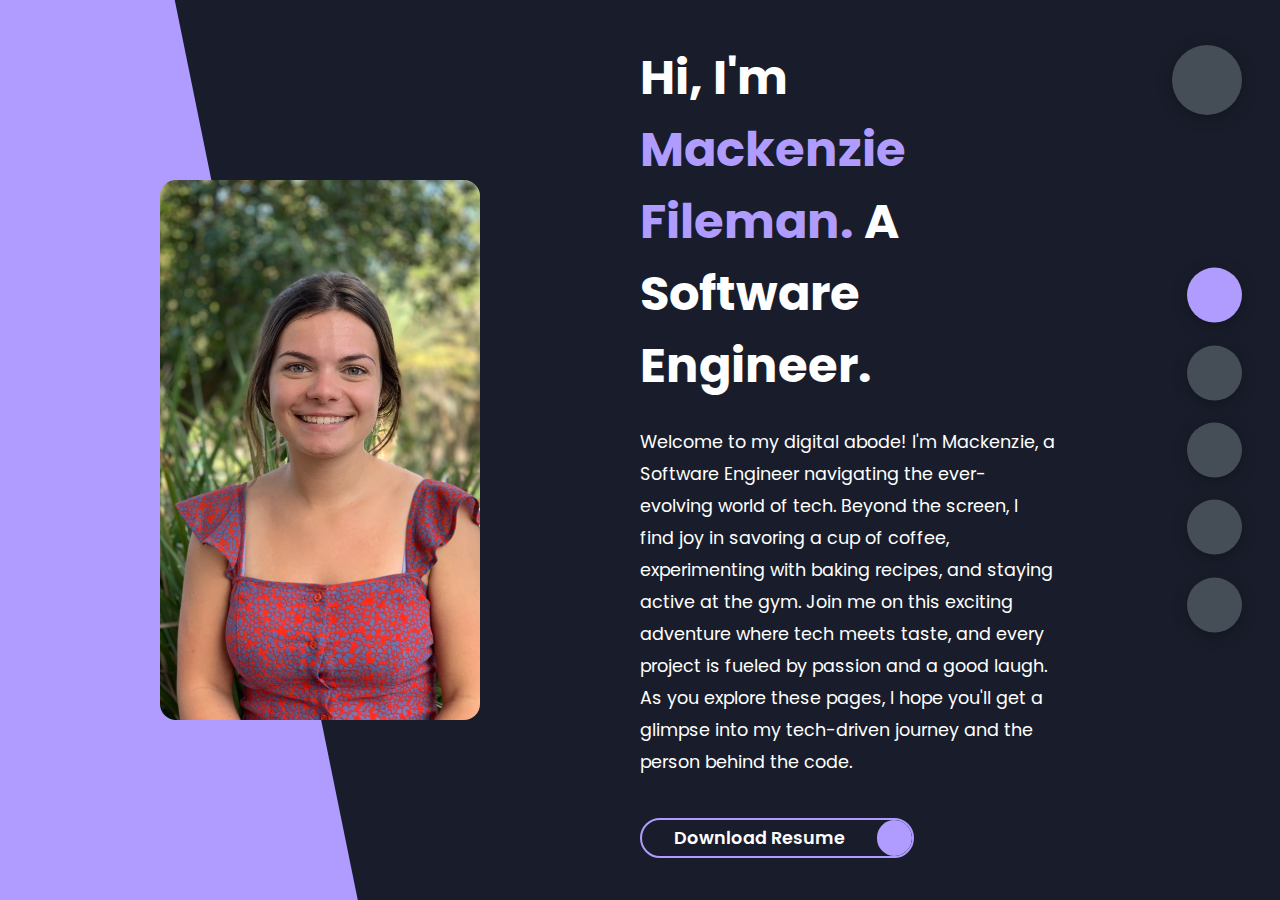
<file: website/index.html>
<!DOCTYPE html>
<html lang="en">
<head>
    <meta charset="UTF-8">
    <meta name="viewport" content="width=device-width, initial-scale=1.0">
    <title>Portfolio</title>
    <link rel="stylesheet" href="styles/styles.css">
    <link rel="preconnect" href="https://fonts.googleapis.com">
<link rel="preconnect" href="https://fonts.gstatic.com" crossorigin>
<link href="https://fonts.googleapis.com/css2?family=Poppins:wght@400;500;600;700;800&display=swap" rel="stylesheet">
<link rel="stylesheet" href="https://cdnjs.cloudflare.com/ajax/libs/font-awesome/6.5.1/css/all.min.css" integrity="sha512-DTOQO9RWCH3ppGqcWaEA1BIZOC6xxalwEsw9c2QQeAIftl+Vegovlnee1c9QX4TctnWMn13TZye+giMm8e2LwA==" crossorigin="anonymous" referrerpolicy="no-referrer" />
</head>
<body class="main-content">
    <header class="section sec1 header active" id="home">
        <div class="header-content">
            <div class="left-header">
                <div class="header-shape"></div>
                <div class="image">
                    <img src="images/headshot.jpeg" alt="">
                </div>
            </div>
            <div class="right-header">
                <h1 class="name">
                    Hi, I'm <span>Mackenzie Fileman.</span>
                    A Software Engineer.
                </h1>
                <p>
                    Welcome to my digital abode! I'm Mackenzie, a Software 
                    Engineer navigating the ever-evolving world of tech. Beyond 
                    the screen, I find joy in savoring a cup of coffee, experimenting 
                    with baking recipes, and staying active at the gym. Join me on 
                    this exciting adventure where tech meets taste, and every project 
                    is fueled by passion and a good laugh. As you explore these 
                    pages, I hope you'll get a glimpse into my tech-driven journey 
                    and the person behind the code.
                </p>
                <div class="btn-container">
                    <a href="https://github.com/mfilemanCS/PersonalWebsite/raw/main/website/Mackenzie%20Fileman%20Resume.pdf" download="MackenzieFilemanResume.pdf" class="main-btn">
                        <span class="btn-text">Download Resume</span>
                        <span class="btn-icon"><i class="fa-solid fa-arrow-down"></i></span>
                    </a>
                </div>
            </div>
        </div>
    </header>
    <main>
        <section class="section sec2 about" id="about">
            <div class="main-title">
                <h2>About <span>me</span><span class="bg-text">my stats</span></h2>
            </div>
            <div class="about-container">
                <div class="left-about">
                    <h4>Information About Me</h4>
                    <p>
                        Hey there, welcome to the behind-the-scenes of my tech journey! Here, 
                        I'm peeling back the curtain on my adventures in software engineering. 
                        From tackling tech challenges to diving into exciting projects, this page 
                        is where the story truly starts. Join me as I share my experiences, skills, 
                        and a touch of what fuels my passion for technology.
                    </p>
                    <div class="btn-container">
                        <a href="https://github.com/mfilemanCS/PersonalWebsite/raw/main/website/Mackenzie%20Fileman%20Resume.pdf" download="MackenzieFilemanResume.pdf" class="main-btn">
                            <span class="btn-text">Download Resume</span>
                            <span class="btn-icon"><i class="fa-solid fa-arrow-down"></i></span>
                        </a>
                    </div>
                </div>
                <div class="right-about">
                    <div class="about-item">
                        <div class="abt-text">
                            <p class="large-text">10+</p>
                            <p class="small-text">Project <br> Completed</p>
                        </div>
                    </div>
                    <div class="about-item">
                        <div class="abt-text">
                            <p class="large-text">8</p>
                            <p class="small-text">Experienced <br> Coding Languages</p>
                        </div>
                    </div>
                    <div class="about-item">
                        <div class="abt-text">
                            <p class="large-text">2</p>
                            <p class="small-text">Internships <br> Completed</p>
                        </div>
                    </div>
                    <div class="about-item">
                        <div class="abt-text">
                            <p class="large-text">3.71</p>
                            <p class="small-text">GPA <br> Achiever</p>
                        </div>
                    </div>
                </div>
            </div>
            <h4 class="stat-title">My Timeline</h4>
            <div class="timeline">
                <div class="timeline-item">
                    <div class="timeline-icon">
                        <i class="fa-solid fa-briefcase"></i>
                    </div>
                    <p class="timeline-duration">June 2023 - August 2023</p>
                    <h5>Software Engineer Intern <span> - LegalZoom</span></h5>
                    <p>
                        As a software engineering intern with LegalZoom, I had the opportunity to 
                        contribute to the Process & Validation team, where I created a user 
                        interface for the management of robotic process automation (RPA). Engaging 
                        in frequent team meetings, I played a pivotal role in discussions surrounding 
                        LegalZoom's <strong>REST API management</strong> and the implementation of 
                        best design practices. During this transformative experience, I built a 
                        powerful internal tool using <strong>Retool and JavaScript</strong>, 
                        allowing employees to efficiently manage RPA triggers.
                        <br> My responsibilities extended to compiling and rigorously testing API 
                        calls using <strong>Swagger and Postman</strong>, ensuring seamless 
                        integration. To facilitate knowledge transfer and adoption within the team, 
                        I meticulously documented the tool's functionality, architecture, and usage 
                        instructions. This end-to-end project engagement—from planning and 
                        implementation to deployment—provided me with invaluable insights into the 
                        comprehensive lifecycle of software engineering projects.
                    </p>
                </div>
                <div class="timeline-item">
                    <div class="timeline-icon">
                        <i class="fa-solid fa-briefcase"></i>
                    </div>
                    <p class="timeline-duration">June 2022 - August 2022</p>
                    <h5>Software Engineer Intern <span> - BNY Mellon</span></h5>
                    <p>
                        As a software engineering intern at BNY Mellon on the Risk Technology team, 
                        I played a pivotal role in creating technology to assess the risk of 
                        hypothetical investments. Employing Agile methodologies, I focused on 
                        developing a robust data service using <strong>Java Spring Boot</strong>.
                        This service seamlessly connected the backend to the frontend, delivering 
                        aggregate trade data from the <strong>Hadoop Distributed File System</strong>. <br>
                        In ensuring optimal integration, I verified UI endpoints using <strong>SQL, 
                        Java 17, and Swagger</strong>, achieving a commendable <strong>97%</strong>
                        coverage through meticulous unit testing using <strong>JUnit</strong>. This 
                        hands-on experience in middleware not only honed my Java skills but also 
                        provided valuable insights into the entire tech stack, encompassing 
                        <strong>Python</strong> in the backend and <strong>AngularJS</strong> in 
                        the frontend.
                    </p>
                </div>
                <div class="timeline-item">
                    <div class="timeline-icon">
                        <i class="fa-solid fa-briefcase"></i>
                    </div>
                    <p class="timeline-duration">January 2021 - December 2021</p>
                    <h5>Teaching Assistant <span> - University of Florida</span></h5>
                    <p>
                        As a dedicated Teaching Assistant at the University of Florida, I played a 
                        crucial role in guiding students through the intricacies of Programming 
                        Fundamentals 2 for multiple semesters. This expansive class, accommodating 
                        over <strong>500 students</strong> each semester, centered on the teachings 
                        of <strong>C++</strong>, exploring fundamental concepts like pointers, memory 
                        allocation, and basic data structures. <br>
                        My role involved a diverse set of responsibilities. This included conducting
                        regular office hours to assist enrolled students with concepts, labs, 
                        projects, or exams. I also led personalized lab sections for two groups, 
                        each with <strong>20+ students</strong>, creating an interactive environment 
                        to explore class concepts and address questions. Furthermore, I took charge 
                        of grading assignments for all students in my lab sections, ensuring a 
                        comprehensive and constructive learning experience.
                    </p>
                </div>
                <div class="timeline-item">
                    <div class="timeline-icon">
                        <i class="fa-solid fa-briefcase"></i>
                    </div>
                    <p class="timeline-duration">August 2019 - December 2023</p>
                    <h5>Computer Science Degree <span> - University of Florida</span></h5>
                    <p>
                        During my time at the University of Florida, I pursued a <strong>Bachelor of Science
                         degree in Computer Science</strong>, delving into the intricacies of the digital 
                         landscape. Additionally, I broadened my skill set with a minor in 
                         Digital Arts & Sciences, exploring the intersection of technology and 
                         creativity. Complementing my studies, I earned a certificate in AI 
                         Fundamentals & Applications, delving into the cutting-edge realms of 
                         artificial intelligence. Graduating Cum Laude with a <strong>GPA of 3.71</strong>, I 
                         cultivated a strong foundation for my journey in the tech industry.
                    </p>
                </div>
            </div>
            <!-- i'm think to change this section to clubs and extracurriculars? -->
            <div class="about-stats">
                <h4 class="stat-title">My Skills</h4>
                <div class="progress-bars">
                    <div class="progress-bar">
                        <p class="progress-title">html5</p>
                        <div class="progress-container">
                            <p class="progress-text">50%</p>
                            <div class="progress">
                                <span class="html"></span>
                            </div>
                        </div>
                    </div>
                    <div class="progress-bar">
                        <p class="progress-title">c++</p>
                        <div class="progress-container">
                            <p class="progress-text">90%</p>
                            <div class="progress">
                                <span class="cplusplus"></span>
                            </div>
                        </div>
                    </div>
                    <div class="progress-bar">
                        <p class="progress-title">java</p>
                        <div class="progress-container">
                            <p class="progress-text">80%</p>
                            <div class="progress">
                                <span class="java"></span>
                            </div>
                        </div>
                    </div>
                    <div class="progress-bar">
                        <p class="progress-title">python</p>
                        <div class="progress-container">
                            <p class="progress-text">65%</p>
                            <div class="progress">
                                <span class="python"></span>
                            </div>
                        </div>
                    </div>
                </div>
            </div>
        </section>
        <section class="section sec3 " id="portfolio">
            <div class="main-title">
                <h2>My <span>Portfolio</span><span class="bg-text">my work</span></h2>
            </div>
            <p class="portfolio-text">
                Here's some of my work!
            </p>
            <div class="portfolios">
                <div class="portfolio-item">
                    <div class="image">
                        <img src="images/filler.jpeg" alt="">
                    </div>
                    <div class="hover-items">
                        <h3>Project Source</h3>
                        <div class="icons">
                            <a href="#" class="icon">
                                <i class="fa-brands fa-github"></i>
                            </a>
                            <a href="#" class="icon">
                                <i class="fa-brands fa-youtube"></i>
                            </a>
                        </div>
                    </div>
                </div>
                <div class="portfolio-item">
                    <div class="image">
                        <img src="images/filler.jpeg" alt="">
                    </div>
                    <div class="hover-items">
                        <h3>Project Source</h3>
                        <div class="icons">
                            <a href="#" class="icon">
                                <i class="fa-brands fa-github"></i>
                            </a>
                            <a href="#" class="icon">
                                <i class="fa-brands fa-youtube"></i>
                            </a>
                        </div>
                    </div>
                </div>
                <div class="portfolio-item">
                    <div class="image">
                        <img src="images/filler.jpeg" alt="">
                    </div>
                    <div class="hover-items">
                        <h3>Project Source</h3>
                        <div class="icons">
                            <a href="#" class="icon">
                                <i class="fa-brands fa-github"></i>
                            </a>
                            <a href="#" class="icon">
                                <i class="fa-brands fa-youtube"></i>
                            </a>
                        </div>
                    </div>
                </div>
                <div class="portfolio-item">
                    <div class="image">
                        <img src="images/filler.jpeg" alt="">
                    </div>
                    <div class="hover-items">
                        <h3>Project Source</h3>
                        <div class="icons">
                            <a href="#" class="icon">
                                <i class="fa-brands fa-github"></i>
                            </a>
                            <a href="#" class="icon">
                                <i class="fa-brands fa-youtube"></i>
                            </a>
                        </div>
                    </div>
                </div>
                <div class="portfolio-item">
                    <div class="image">
                        <img src="images/filler.jpeg" alt="">
                    </div>
                    <div class="hover-items">
                        <h3>Project Source</h3>
                        <div class="icons">
                            <a href="#" class="icon">
                                <i class="fa-brands fa-github"></i>
                            </a>
                            <a href="#" class="icon">
                                <i class="fa-brands fa-youtube"></i>
                            </a>
                        </div>
                    </div>
                </div>
                <div class="portfolio-item">
                    <div class="image">
                        <img src="images/filler.jpeg" alt="">
                    </div>
                    <div class="hover-items">
                        <h3>Project Source</h3>
                        <div class="icons">
                            <a href="#" class="icon">
                                <i class="fa-brands fa-github"></i>
                            </a>
                            <a href="#" class="icon">
                                <i class="fa-brands fa-youtube"></i>
                            </a>
                        </div>
                    </div>
                </div>
            </div>
        </section>
        <section class="section sec4 " id="blogs">
            <div class="main-title">
                <h2>My <span>Blogs</span><span class="bg-text">my blogs</span></h2>
            </div>
            <div class="blogs">
                <div class="blog">
                    <img src="images/filler.jpeg" alt="">
                    <div class="blog-text">
                        <h4>How to Create a Website</h4>
                        <p>
                            Lorem ipsum dolor sit amet, consectetuer adipiscing elit. 
                            Donec odio. Quisque volutpat mattis eros. Nullam malesuada 
                            erat ut turpis.
                        </p>
                    </div>
                </div>
                <div class="blog">
                    <img src="images/filler.jpeg" alt="">
                    <div class="blog-text">
                        <h4>How to Create a Website</h4>
                        <p>
                            Lorem ipsum dolor sit amet, consectetuer adipiscing elit. 
                            Donec odio. Quisque volutpat mattis eros. Nullam malesuada 
                            erat ut turpis.
                        </p>
                    </div>
                </div>
                <div class="blog">
                    <img src="images/filler.jpeg" alt="">
                    <div class="blog-text">
                        <h4>How to Create a Website</h4>
                        <p>
                            Lorem ipsum dolor sit amet, consectetuer adipiscing elit. 
                            Donec odio. Quisque volutpat mattis eros. Nullam malesuada 
                            erat ut turpis.
                        </p>
                    </div>
                </div>
            </div>
        </section>
        <section class="section sec5 contact" id="contact">
            <div class="contact-container">
                <div class="main-title">
                    <h2>Contact <span>Me</span><span class="bg-text">contact</span></h2>
                </div>
                <div class="contact-content-container">
                    <div class="left-contact">
                        <h4>Contact Me Here</h4>
                        <p>
                            Excited to connect! If you have job opportunities, questions about my 
                            experiences, or just want to chat about all things tech, feel free to 
                            message me. I'm always open to new connections and conversations in the 
                            world of tech!
                        </p>
                        <div class="contact-info">
                            <div class="contact-item">
                                <div class="icon">
                                    <i class="fa-solid fa-location-dot"></i>
                                    Location
                                </div>
                                <p>
                                    : Florida, United States
                                </p>
                            </div>
                            <div class="contact-item">
                                <div class="icon">
                                    <i class="fa-solid fa-paper-plane"></i>
                                    Email
                                </div>
                                <p>
                                    : mackenziefileman@gmail.com
                                </p>
                            </div>
                            <div class="contact-item">
                                <div class="icon">
                                    <i class="fa-solid fa-graduation-cap"></i>
                                    Education
                                </div>
                                <p>
                                    : University of Florida
                                </p>
                            </div>
                            <div class="contact-item">
                                <div class="icon">
                                    <i class="fa-solid fa-phone"></i>
                                    Mobile Number
                                </div>
                                <p>
                                    : (941) 276-1037
                                </p>
                            </div>
                            <div class="contact-item">
                                <div class="contact-icon">
                                    <a href="https://www.linkedin.com/in/mackenzie-fileman-69a63b20a/">
                                        <i class="fa-brands fa-linkedin"></i>
                                    </a>
                                </div>
                            </div>
                        </div>
                    </div>
                    <div class="right-contact">
                        <form action="" class="contact-form">
                            <div class="input-control i-c-2">
                                <input type="text" required placeholder="Your Name">
                                <input type="text" required placeholder="Your Email">
                            </div>
                            <div class="input-control">
                                <input type="text" required placeholder="Enter Subject">
                            </div>
                            <div class="input-control">
                                <textarea name="" id="" cols="15" rows="8" placeholder="Message Here..."></textarea>
                            </div>
                            <div class="submit-btn">
                                <a href="https://github.com/mfilemanCS/PersonalWebsite/raw/main/website/Mackenzie%20Fileman%20Resume.pdf" download="MackenzieFilemanResume.pdf" class="main-btn">
                                    <span class="btn-text">Download Resume</span>
                                    <span class="btn-icon"><i class="fa-solid fa-arrow-down"></i></span>
                                </a>
                            </div>
                        </form>
                    </div>
                </div>
            </div>
        </section>
    </main>

    <div class="controls">
        <div class="control control-1 active-btn" data-id="home">
            <i class="fa-solid fa-house"></i>
        </div>
        <div class="control control-2" data-id="about">
            <i class="fa-solid fa-user"></i>
        </div>
        <div class="control control-3" data-id="portfolio">
            <i class="fa-solid fa-briefcase"></i>
        </div>
        <div class="control control-4" data-id="blogs">
            <i class="fa-solid fa-pencil"></i>
        </div>
        <div class="control control-5" data-id="contact">
            <i class="fa-solid fa-envelope"></i>
        </div>
    </div>

    <div class="theme-btn" onclick="changeThemeButton(this)">
        <i class="fa-solid fa-toggle-off"></i>
    </div>

    <script src="app.js"></script>
</body>
</html>
</file>
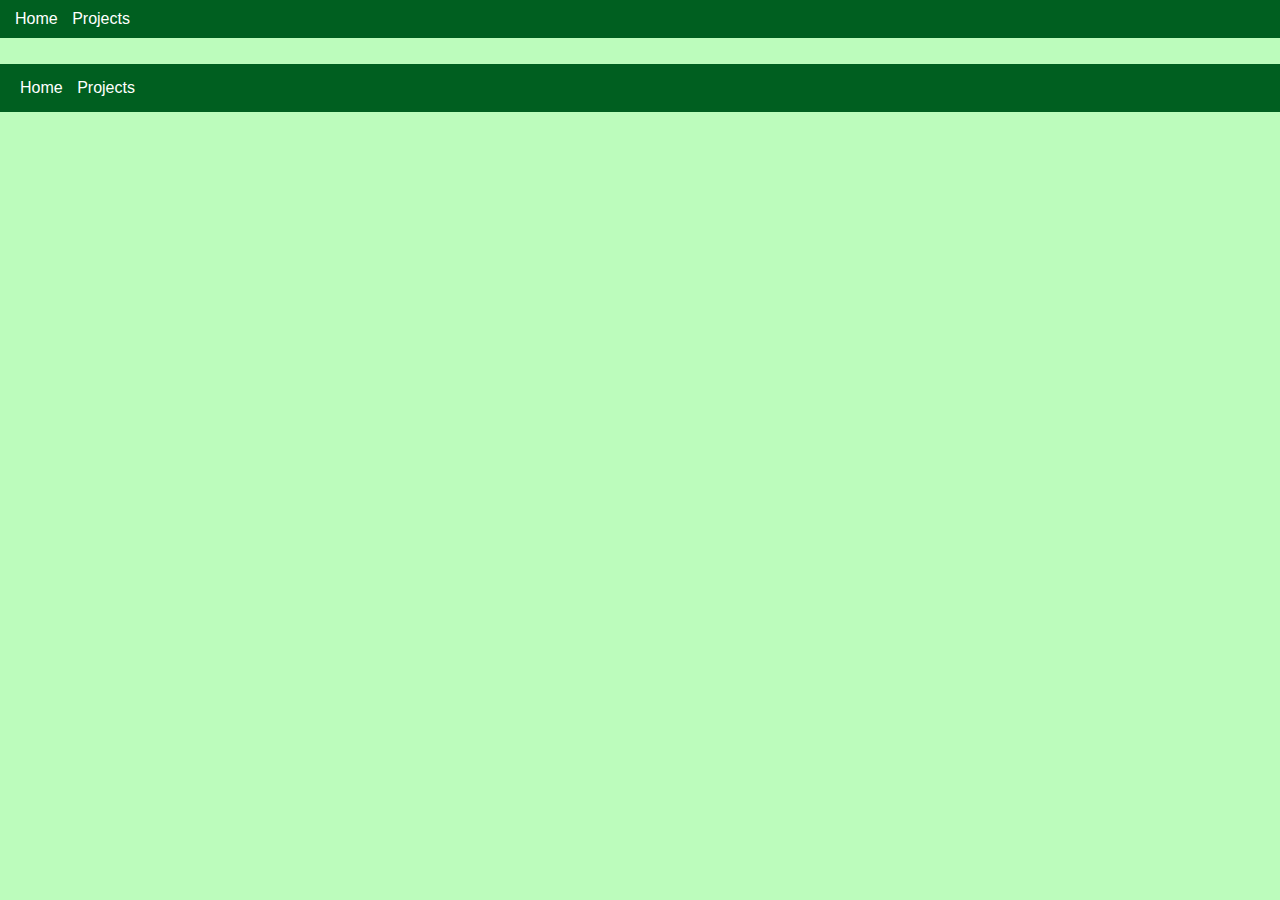
<file: website/projects.html>
<!DOCTYPE html>
<html lang="en">
<head>
    <meta charset="UTF-8">
    <meta http-equiv="X-UA-Compatible" content="IE=edge">
    <meta name="viewport" content="width=device-width, initial-scale=1.0">
    <title>Projects | Mackenzie Fileman</title>
    <link rel="stylesheet" href="main.css" type="text/css" />
</head>

<body class="light-theme">
    <header>
        <nav> <!--- navigation for my website alone -->
            <ul> <!--- unordered list -->
                <li><a href="/">Home</a></li>
                <li><a href="projects.html">Projects</a></li>
            </ul>
        </nav>
    </header>

    <main>
        <article>
            <h1>Projects</h1>
            <p>Write something about ur projects</p>
        </article>
    </main>

    <footer>
        <nav>
            <ul>
                <li><a href="/">Home</a></li>
                <li><a href="projects.html">Projects</a></li>
            </ul>
        </nav>
    </footer>
</body>
</html>
</file>
<file: website/styles/styles.css>
* {
  margin: 0;
  padding: 0;
  box-sizing: border-box;
  list-style: none;
}

:root {
  --color-primary: #191d2b;
  --color-secondary: #b09cff;
  --color-white: #ffffff;
  --color-black: #000000;
  --color-grey0: #f8f8f8;
  --color-grey1: #dbe1e8;
  --color-grey2: #b2becd;
  --color-grey3: #6c7983;
  --color-grey4: #454e56;
  --color-grey5: #2a2e35;
  --color-grey6: #12181b;
  --br-sm-2: 16px;
  --box-shadow1: 0 3px 15px rgba(0,0,0,.3) ;
}

.light-mode {
  --color-primary: #ffffff;
  --color-secondary: #f56692;
  --color-white: #454e56;
  --color-black: #000000;
  --color-grey0: #f8f8f8;
  --color-grey1: #6c7983;
  --color-grey2: #6c7983;
  --color-grey3: #6c7983;
  --color-grey4: #454e56;
  --color-grey5: #f8f8f8;
  --color-grey6: #12181b;
  --br-sm-2: 16px;
  --box-shadow1: 0 3px 15px rgba(0,0,0,.3) ;
}

body {
  background-color: var(--color-primary);
  font-family: "Poppins", sans-serif;
  font-size: 1.1rem;
  color: var(--color-white);
  transition: all 0.4s ease-in-out;
}

a {
  display: inline-block;
  text-decoration: none;
  color: inherit;
  font-family: inherit;
}

header {
  min-height: 100vh;
  font-family: "Poppins", sans-serif;
  color: var(--color-white);
  overflow: hidden;
}

section {
  min-height: 100vh;
  width: 100%;
  position: absolute;
  left: 0;
  top: 0;
  padding: 3rem 18rem;
}

.section {
  transform: translateY(-100%) scale(0);
  transition: all 0.4s ease-in-out;
  background-color: var(--color-primary);
}

.sec1 {
  display: none;
  transform: translateY(0) scale(1);
}

.sec2 {
  display: none;
  transform: translateY(0) scale(1);
}

.sec3 {
  display: none;
  transform: translateY(0) scale(1);
}

.sec4 {
  display: none;
  transform: translateY(0) scale(1);
}

.sec5 {
  display: none;
  transform: translateY(0) scale(1);
}

.section.active {
  display: block;
  animation: scaleAnim 1s ease-in-out;
}
@keyframes scaleAnim {
  0% {
    transform: translateY(-100%) scaleY(0);
  }
  100% {
    transform: translateY(0) scaleY(1);
  }
}

.controls {
  position: fixed;
  z-index: 10;
  top: 50%;
  right: 3%;
  display: flex;
  flex-direction: column;
  align-items: center;
  justify-content: center;
  transform: translateY(-50%);
}
.controls .active-btn {
  background-color: var(--color-secondary) !important;
  transition: all 0.4s ease-in-out;
}
.controls .active-btn i {
  color: var(--color-white) !important;
}
.controls .control {
  padding: 1rem;
  cursor: pointer;
  background-color: var(--color-grey4);
  width: 55px;
  height: 55px;
  border-radius: 50%;
  display: flex;
  justify-content: center;
  align-items: center;
  margin: 0.7rem 0;
  box-shadow: var(--box-shadow1);
}
.controls .control i {
  font-size: 1.2rem;
  color: var(--color-grey2);
  pointer-events: none;
}

.theme-btn {
  top: 5%;
  right: 3%;
  width: 70px;
  height: 70px;
  border-radius: 50%;
  background-color: var(--color-grey4);
  cursor: pointer;
  position: fixed;
  display: flex;
  justify-content: center;
  align-items: center;
  box-shadow: 0 3px 15px rgba(0, 0, 0, 0.3);
  transition: all 0.1s ease-in-out;
}
.theme-btn:active {
  transform: translateY(-3px);
}
.theme-btn i {
  font-size: 1.4rem;
  color: var(--color-grey2);
  pointer-events: none;
}

.header-content {
  min-height: 100vh;
  display: grid;
  grid-template-columns: repeat(2, 1fr);
}
.header-content .left-header {
  display: flex;
  align-items: center;
  position: relative;
}
.header-content .left-header .header-shape {
  transition: all 0.4s ease-in-out;
  width: 65%;
  height: 100%;
  background-color: var(--color-secondary);
  position: absolute;
  left: 0;
  top: 0;
  z-index: -1;
  -webkit-clip-path: polygon(0 0, 42% 0, 86% 100%, 0% 100%);
          clip-path: polygon(0 0, 42% 0, 86% 100%, 0% 100%);
}
.header-content .left-header .image {
  border-radius: var(--br-sm-2);
  height: 60%;
  width: 50%;
  margin-left: 10rem;
  overflow: hidden;
  transition: all 0.4s ease-in-out;
}
.header-content .left-header .image img {
  width: 100%;
  height: 100%;
  -o-object-fit: cover;
     object-fit: cover;
  transition: all 0.4s ease-in-out;
}
.header-content .right-header {
  display: flex;
  flex-direction: column;
  justify-content: center;
  padding-right: 14rem;
}
.header-content .right-header .name {
  font-size: 3rem;
}
.header-content .right-header .name span {
  color: var(--color-secondary);
}
.header-content .right-header p {
  margin-top: 1.5rem;
  margin-bottom: 2.5rem;
  line-height: 2rem;
}

.about-container {
  display: grid;
  grid-template-columns: repeat(2, 1fr);
  padding-top: 3.5rem;
  padding-bottom: 5rem;
}
.about-container .right-about {
  display: grid;
  grid-template-columns: repeat(2, 1fr);
  grid-gap: 2rem;
}
.about-container .right-about .about-item {
  border: 1px solid var(--color-grey5);
  border-radius: 5px;
  transition: all 0.4s ease-in-out;
  box-shadow: 1px 2px 15px rgba(0, 0, 0, 0.1);
}
.about-container .right-about .about-item:hover {
  cursor: default;
  transform: translateY(-5px);
  border: 1px solid var(--color-secondary);
  box-shadow: 1px 4px 15px rgba(0, 0, 0, 0.32);
}
.about-container .right-about .about-item .abt-text {
  padding: 1.5rem;
  display: flex;
  flex-direction: column;
}
.about-container .right-about .about-item .abt-text .large-text {
  font-size: 3rem;
  font-weight: 700;
  color: var(--color-secondary);
}
.about-container .right-about .about-item .abt-text .small-text {
  padding-left: 3rem;
  position: relative;
  text-transform: uppercase;
  font-size: 1.2rem;
  color: var(--color-grey1);
  letter-spacing: 2px;
}
.about-container .right-about .about-item .abt-text .small-text::before {
  content: "";
  position: absolute;
  left: 0px;
  top: 15px;
  width: 2rem;
  height: 2px;
  background-color: var(--color-grey5);
}
.about-container .left-about {
  padding-right: 5rem;
}
.about-container .left-about p {
  line-height: 2rem;
  padding-top: 1rem;
  padding-bottom: 2rem;
  color: var(--color-grey1);
}
.about-container .left-about h4 {
  font-size: 2rem;
  text-transform: uppercase;
}

.about-stats {
  padding-bottom: 4rem;
}
.about-stats .progress-bars {
  display: grid;
  grid-template-columns: repeat(2, 1fr);
  grid-gap: 2rem;
}
.about-stats .progress-bars .progress-bar {
  display: flex;
  flex-direction: column;
}
.about-stats .progress-bars .progress-bar .progress-title {
  text-transform: uppercase;
  font-weight: 500;
}
.about-stats .progress-bars .progress-bar .progress-container {
  display: flex;
  align-items: center;
}
.about-stats .progress-bars .progress-bar .progress-container .progress-text {
  color: var(--color-grey2);
}
.about-stats .progress-bars .progress-bar .progress-container .progress {
  width: 100%;
  height: 0.45rem;
  background-color: var(--color-grey4);
  margin-left: 1rem;
  position: relative;
}
.about-stats .progress-bars .progress-bar .progress-container .progress span {
  position: absolute;
  top: 0;
  left: 0;
  height: 100%;
  background-color: var(--color-secondary);
  transition: all 0.4s ease-in-out;
  width: 60%;
}
.about-stats .progress-bars .progress-bar .progress-container .progress .html {
  width: 50%;
}
.about-stats .progress-bars .progress-bar .progress-container .progress .cplusplus {
  width: 90%;
}
.about-stats .progress-bars .progress-bar .progress-container .progress .java {
  width: 80%;
}
.about-stats .progress-bars .progress-bar .progress-container .progress .python {
  width: 65%;
}

.stat-title {
  text-transform: uppercase;
  font-size: 2rem;
  text-align: center;
  padding: 3.5rem 0;
  position: relative;
}
.stat-title::before {
  content: "";
  position: absolute;
  left: 50%;
  top: 0;
  width: 60%;
  height: 2px;
  background-color: var(--color-grey5);
  transform: translateX(-50%);
}

.timeline {
  display: grid;
  padding-bottom: 3rem;
}
.timeline .timeline-item {
  position: relative;
  padding-left: 3rem;
  border-left: 1px solid var(--color-grey5);
}
.timeline .timeline-item .timeline-icon {
  position: absolute;
  left: -25px;
  top: 0;
  background-color: var(--color-secondary);
  width: 50px;
  height: 50px;
  border-radius: 50%;
  display: flex;
  align-items: center;
  justify-content: center;
}
.timeline .timeline-item i {
  font-family: 1.3rem;
}
.timeline .timeline-item .timeline-duration {
  padding: 0.2rem 0.6rem;
  background-color: var(--color-grey5);
  border-radius: 15px;
  display: inline-block;
  font-size: 0.8rem;
  text-transform: uppercase;
  font-weight: 500;
}
.timeline .timeline-item h5 {
  padding: 1rem 0;
  text-transform: uppercase;
  font-size: 1.3rem;
  font-weight: 600;
}
.timeline .timeline-item h5 span {
  color: var(--color-grey2);
  font-weight: 500;
  font-size: 1.2rem;
}
.timeline .timeline-item p {
  padding-bottom: 1.5rem;
  color: var(--color-grey2);
}

.portfolio-text {
  padding: 2rem 6rem;
  text-align: center;
}

.portfolios {
  display: grid;
  grid-template-columns: repeat(3, 1fr);
  grid-gap: 2rem;
  margin-top: 3rem;
}
.portfolios .portfolio-item {
  position: relative;
}
.portfolios .portfolio-item img {
  width: 100%;
  height: 300px;
  -o-object-fit: cover;
     object-fit: cover;
  border-radius: 15px;
}
.portfolios .portfolio-item .hover-items {
  width: 100%;
  height: 100%;
  background-color: var(--color-secondary);
  position: absolute;
  left: 0;
  top: 0;
  border-radius: 15px;
  display: flex;
  justify-content: center;
  align-items: center;
  flex-direction: column;
  opacity: 0;
  transform: scale(0);
  transition: all 0.4s ease-in-out;
}
.portfolios .portfolio-item .hover-items h3 {
  font-size: 1.5rem;
  color: var(--color-white);
  margin-bottom: 1.5rem;
}
.portfolios .portfolio-item .hover-items .icons {
  display: flex;
  justify-content: center;
  align-items: center;
}
.portfolios .portfolio-item .hover-items .icons .icon {
  background-color: var(--color-primary);
  border-radius: 50%;
  width: 50px;
  height: 50px;
  display: flex;
  justify-content: center;
  align-items: center;
  margin: 0 1rem;
  cursor: pointer;
  transition: all 0.4s ease-in-out;
}
.portfolios .portfolio-item .hover-items .icons .icon i {
  font-size: 1.5rem;
  color: var(--color-white);
  margin: 0 1rem;
}
.portfolios .portfolio-item .hover-items .icons .icon:hover {
  background-color: var(--color-white);
}
.portfolios .portfolio-item .hover-items .icons .icon:hover i {
  color: var(--color-primary);
}

.portfolio-item:hover .hover-items {
  opacity: 1;
  transform: scale(1);
}

.blogs {
  display: grid;
  grid-template-columns: repeat(3, 1fr);
  grid-gap: 2rem;
  margin-top: 3rem;
}
.blogs .blog {
  position: relative;
  background-color: var(--color-grey5);
  border-radius: 5px;
  box-shadow: 1px 1px 20px rgba(0, 0, 0, 0.1);
  transition: all 0.4s ease-in-out;
}
.blogs .blog:hover {
  box-shadow: 1px 1px 20px rgba(0, 0, 0, 0.3);
  transform: translateY(-5px);
  transition: all 0.4s ease-in-out;
}
.blogs .blog:hover img {
  transform: scale(1.1);
  box-shadow: 0px 4px 15 rgba(0, 0, 0, 0.8);
}
.blogs .blog img {
  width: 100%;
  height: 300px;
  -o-object-fit: cover;
     object-fit: cover;
  border-top-left-radius: 5px;
  border-top-right-radius: 5px;
  transition: all 0.4s ease-in-out;
}
.blogs .blog .blog-text {
  margin-top: -8px;
  padding: 1.1rem;
  border-top: 8px solid var(--color-secondary);
}
.blogs .blog .blog-text h4 {
  font-size: 1.5rem;
  margin-bottom: 0.7rem;
  transition: all 0.4s ease-in-out;
  cursor: pointer;
}
.blogs .blog .blog-text h4:hover {
  color: var(--color-secondary);
}
.blogs .blog .blog-text p {
  color: var(--color-grey2);
  line-height: 2rem;
  padding-bottom: 1rem;
}

.contact-content-container {
  display: flex;
  padding-top: 3.5rem;
}
.contact-content-container .left-contact {
  flex: 2;
}
.contact-content-container .left-contact h4 {
  margin-top: 1rem;
  font-size: 2rem;
  text-transform: uppercase;
}
.contact-content-container .left-contact p {
  margin: 1rem 0;
  line-height: 2rem;
}
.contact-content-container .left-contact .contact-info .contact-item {
  display: flex;
  align-items: center;
  justify-content: space-between;
}
.contact-content-container .left-contact .contact-info .contact-item p {
  margin: 0.3rem 0 !important;
  padding: 0 !important;
}
.contact-content-container .left-contact .contact-info .contact-item .icon {
  display: grid;
  grid-template-columns: 40px 1fr;
}
.contact-content-container .left-contact .contact-info .contact-item .icon i {
  display: flex;
  align-items: center;
  font-size: 1.3rem;
}
.contact-content-container .right-contact {
  flex: 3;
  margin-left: 3rem;
}
.contact-content-container .right-contact .input-control {
  margin: 1.5rem 0;
}
.contact-content-container .right-contact .input-control input, .contact-content-container .right-contact .input-control textarea {
  border-radius: 30px;
  font-weight: inherit;
  font-size: inherit;
  font-family: inherit;
  padding: 0.8rem 1.1rem;
  outline: none;
  border: none;
  background-color: var(--color-grey5);
  width: 100%;
  color: var(--color-white);
  resize: none;
}
.contact-content-container .right-contact .i-c-2 {
  display: flex;
}
.contact-content-container .right-contact .i-c-2 :last-child {
  margin-left: 1.5rem;
}
.contact-content-container .right-contact .submit-btn {
  display: flex;
  justify-content: space-between;
}

.contact-icons {
  min-height: 8rem;
  display: flex;
  flex-direction: column;
}
.contact-icons p {
  display: flex;
  justify-content: center;
}
.contact-icons .contact-icon {
  display: flex;
  margin-top: auto;
  justify-content: center;
}
.contact-icons .contact-icon a {
  display: flex;
  align-items: center;
  color: var(--color-white);
  background-color: var(--color-grey5);
  cursor: pointer;
  justify-content: center;
  width: 50px;
  height: 50px;
  border-radius: 50%;
  margin: 0 0.6rem;
  transition: all 0.4s ease-in-out;
}
.contact-icons .contact-icon a:hover {
  background-color: var(--color-secondary);
}
.contact-icons .contact-icon a:hover i {
  color: var(--color-primary);
}
.contact-icons .contact-icon a i {
  display: flex;
  align-items: center;
  justify-content: center;
  font-size: 1.3rem;
}

.btn-container {
  display: flex;
  align-self: flex-start;
}

.main-btn {
  border-radius: 30px;
  color: inherit;
  font-weight: 600;
  position: relative;
  border: 2px solid var(--color-secondary);
  display: flex;
  align-self: flex-start;
  align-items: center;
  overflow: hidden;
}
.main-btn .btn-text {
  padding: 0 2rem;
}
.main-btn .btn-icon {
  background-color: var(--color-secondary);
  display: flex;
  align-items: center;
  justify-content: center;
  border-radius: 75%;
  padding: 1.1rem;
}
.main-btn::before {
  content: "";
  position: absolute;
  top: 0;
  right: 0;
  transform: translateX(100%);
  transition: all 0.4s ease-out;
  z-index: -1;
}
.main-btn:hover::before {
  width: 100%;
  height: 100%;
  background-color: var(--color-secondary);
  transform: translateX(0);
}

.main-title {
  text-align: center;
}
.main-title h2 {
  position: relative;
  text-transform: uppercase;
  font-size: 4rem;
  font-weight: 700;
}
.main-title h2 span {
  color: var(--color-secondary);
}
.main-title h2 .bg-text {
  position: absolute;
  top: 50%;
  left: 50%;
  color: var(--color-grey5);
  transition: all 0.4s ease-in-out;
  z-index: -1;
  transform: translate(-50%, -50%);
  font-weight: 800;
  font-size: 6.3rem;
}

@media screen and (max-width: 600px) {
  .about-container {
    grid-template-columns: 1fr;
  }
  .about-container .right-about {
    grid-template-columns: 1fr;
    padding-top: 2.5rem;
  }
  .about-container .left-about {
    padding-right: 0;
  }
  .about-container .left-about p {
    padding-left: 0;
  }
  .timeline {
    grid-template-columns: 1fr;
    padding-bottom: 6rem;
  }
  .about-stats .progress-bars {
    grid-template-columns: 1fr;
  }
  .portfolios {
    grid-template-columns: 1fr;
    padding-bottom: 6rem;
  }
  .blogs {
    grid-template-columns: 1fr;
    padding-bottom: 6rem;
  }
  .section {
    padding: 2rem 2.5rem;
  }
}
@media screen and (max-width: 1450px) {
  .header {
    padding: 0 !important;
  }
  .section {
    padding: 7rem 11rem;
  }
  .contact-content-container {
    flex-direction: column;
  }
  .contact-content-container .right-contact {
    margin-left: 0;
    margin-top: 2.5rem;
  }
  .contact-content-container .right-contact .i-c-2 {
    flex-direction: column;
  }
  .contact-content-container .right-contact .i-c-2 :last-child {
    margin-left: 0;
    margin-top: 1.5rem;
  }
  .main-title h2 {
    font-size: 4rem;
  }
  .main-title h2 span {
    font-size: 4rem;
  }
  .main-title h2 .bg-text {
    font-size: 5rem;
  }
}
@media screen and (max-width: 1070px) {
  .about-container {
    grid-template-columns: 1fr;
  }
  .about-container .right-about {
    padding-top: 2.5rem;
  }
  .portfolios {
    grid-template-columns: 1fr 1fr;
  }
  .blogs {
    grid-template-columns: 1fr 1fr;
  }
  .main-title h2 {
    font-size: 2rem;
  }
  .main-title h2 span {
    font-size: 2.5rem;
  }
  .main-title h2 .bg-text {
    font-size: 2.95rem;
  }
}
@media screen and (max-width: 970px) {
  .section {
    padding: 7rem 6rem;
  }
  header {
    padding: 0;
  }
  header .right-header {
    padding: 0 !important;
  }
  .theme-btn {
    width: 50px;
    height: 50px;
  }
  .header-content {
    grid-template-columns: 1fr;
    padding-bottom: 6rem;
  }
  .left-header .header-shape {
    display: none;
  }
  .right-header {
    grid-row: 1;
    width: 90%;
    margin: 0 auto;
  }
  .right-header .name {
    font-size: 2.5rem !important;
  }
  .header-content .left-header .image {
    margin: 0 auto;
    width: 60%;
    height: 80%;
  }
  .controls {
    top: auto;
    bottom: 0;
    flex-direction: row;
    justify-content: center;
    left: 50%;
    transform: translateX(-50%);
    width: 100%;
    background-color: var(--color-grey5);
  }
  .controls .control {
    margin: 0.6rem 2rem;
  }
}
@media screen and (max-width: 700px) {
  .section {
    padding: 7rem 0.3rem;
  }
  .about-stats .progress-bars {
    grid-template-columns: 1fr;
  }
  .main-title h2 {
    font-size: 3rem;
  }
}/*# sourceMappingURL=styles.css.map */
</file>
<file: website/main.css>
/* presentation and styling */
:root {
    --green: #85fa858c;
    --white: #ffffff;
    --black: #000000;
    --lime: #77e913;
    --spinach: #2f9631;
}

* {
    margin: 0;
}

html, body {
    height: 100%;
}

body {
    font-family: arial, helvetica, sans-serif;
    background-color: var(--bg);
}

p {
    margin: 0.5em 0 0.5em 0;
}

header {
    display: block;
    position: fixed;
    top: 0;
    left: 0;
    width: 100%;
    background-color: #005f20;
    padding: 10px;
}

nav a:visited,
nav a:link {
    color: white;
    text-decoration: none; /* takes out underline */
}

nav > ul {
    display: inline;
    padding: 0;
}

nav > ul > li {
    display: inline-block;
    list-style: none;
    margin: 0 5px 0 5px;
}

main {
    display: block;
    /* think about adding background maybe or just do a color if not
    background-image: url(""); 
    padding and height used for footer stuff
    padding-top: 3em;
    padding-bottom: 3em
    min-height: 85% */
}

aside, article {
    padding: 2em;
}

img {
    margin-top: 50px;
    margin-left: 20px;
    width: 200px;
    height: auto;
    overflow: hidden;
    border-radius: 50%;
    border:3px solid #005f20;
}

h1 {
    text-align: center;
    font-family:fantasy;
    letter-spacing: 6px;
    margin-top: -235px;
    margin-left: 50px;
    border-radius: 30px;
    width: 1500px;
    height:85px;
    font-size: 35px;
    background: lightcoral;
    color: white;
    text-shadow: 2px 2px #720d0d;
}

footer {
    display: block;
    bottom: 0;
    left: 0;
    width: 100%;
    background-color:#005f20;
    padding: 15px; 
}

.light-theme {
    --bg: var(--green);
    --fontColor: var(--black);
    --btnBg: var(--black);
    --btnFontColor: var(--white);
}
.dark-theme {
    --bg: var(--black);
    --fontColor: var(--green);
    --btnBg: var(--spinach);
    --btnFontColor: var(--lime);
}

.btn {
    position: fixed;
    top: 4px;
    left: 1600px;
    height: 50px;
    width: 50px;
    border-radius: 50%;
    border: none;
    color: var(--btnFontColor);
    background-color: var(--btnBg);
    cursor: pointer;
}
.btn:focus { outline-style: none; }
</file>
